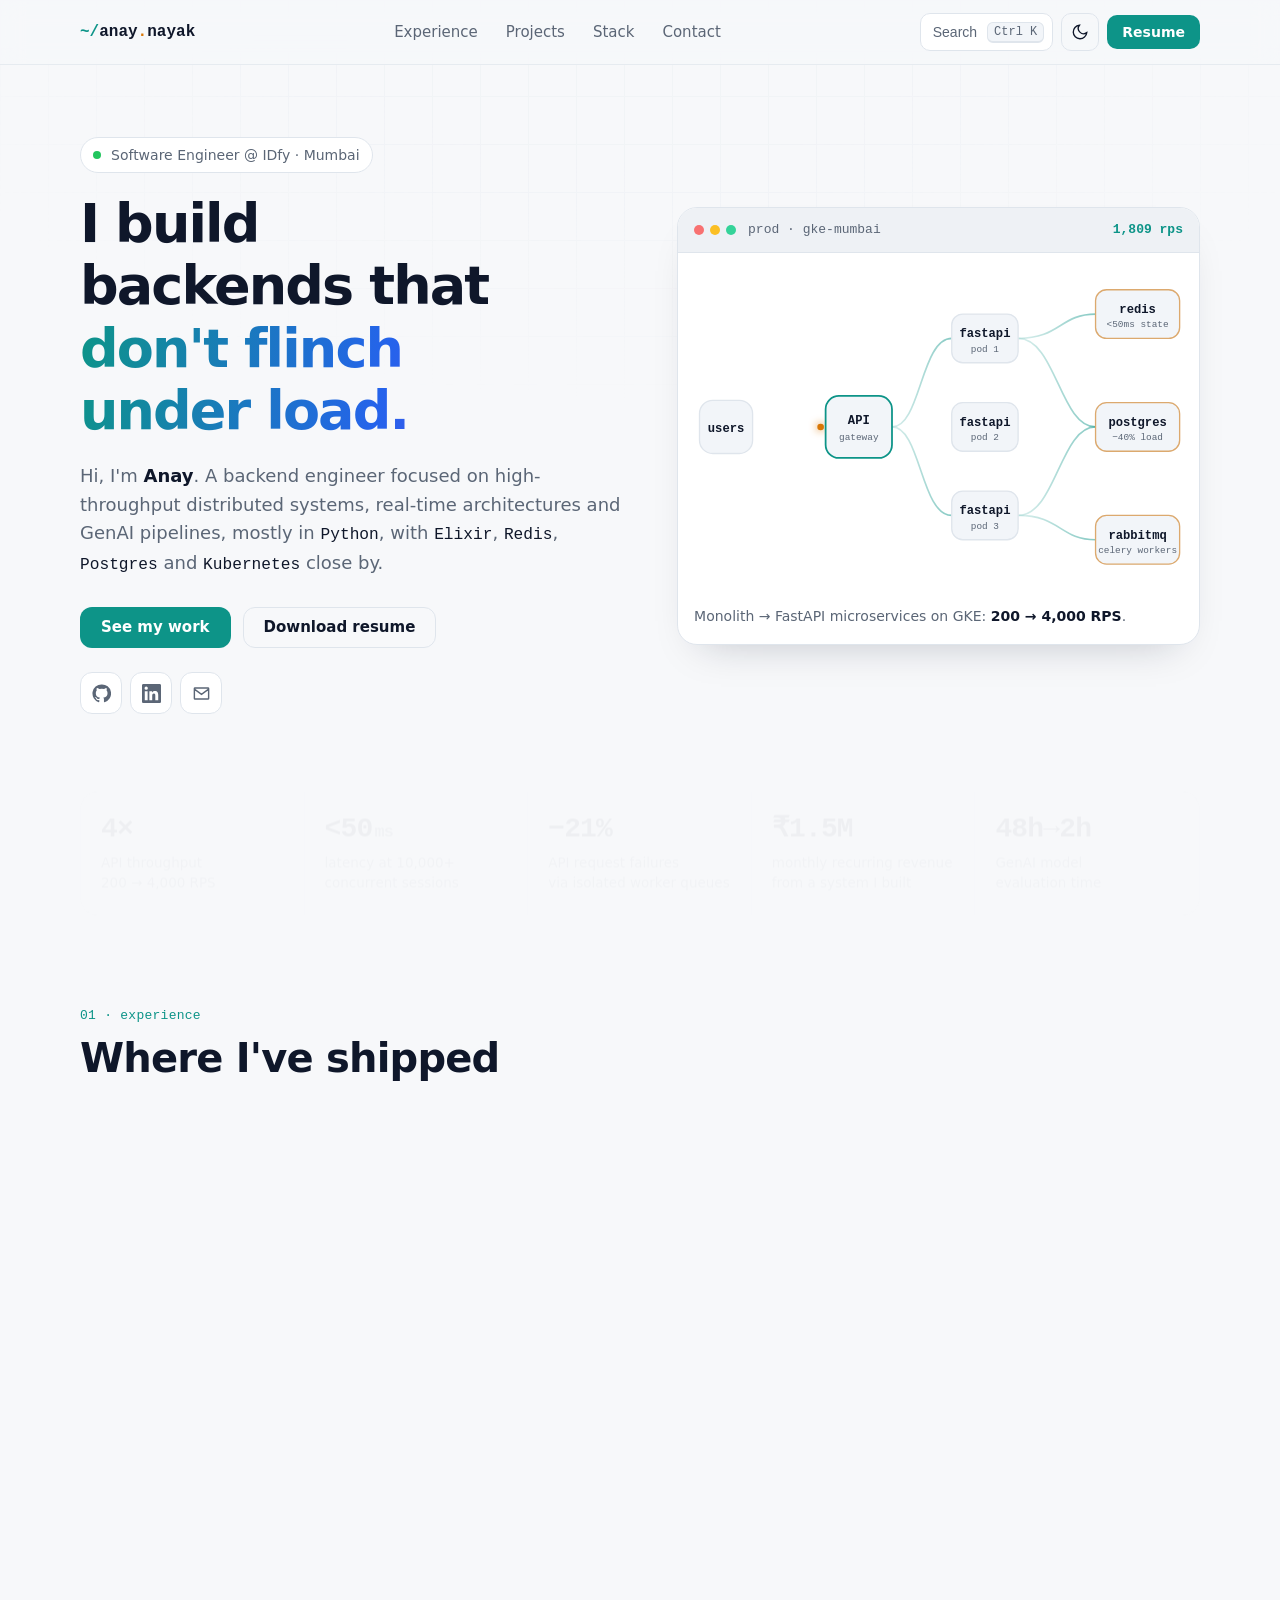
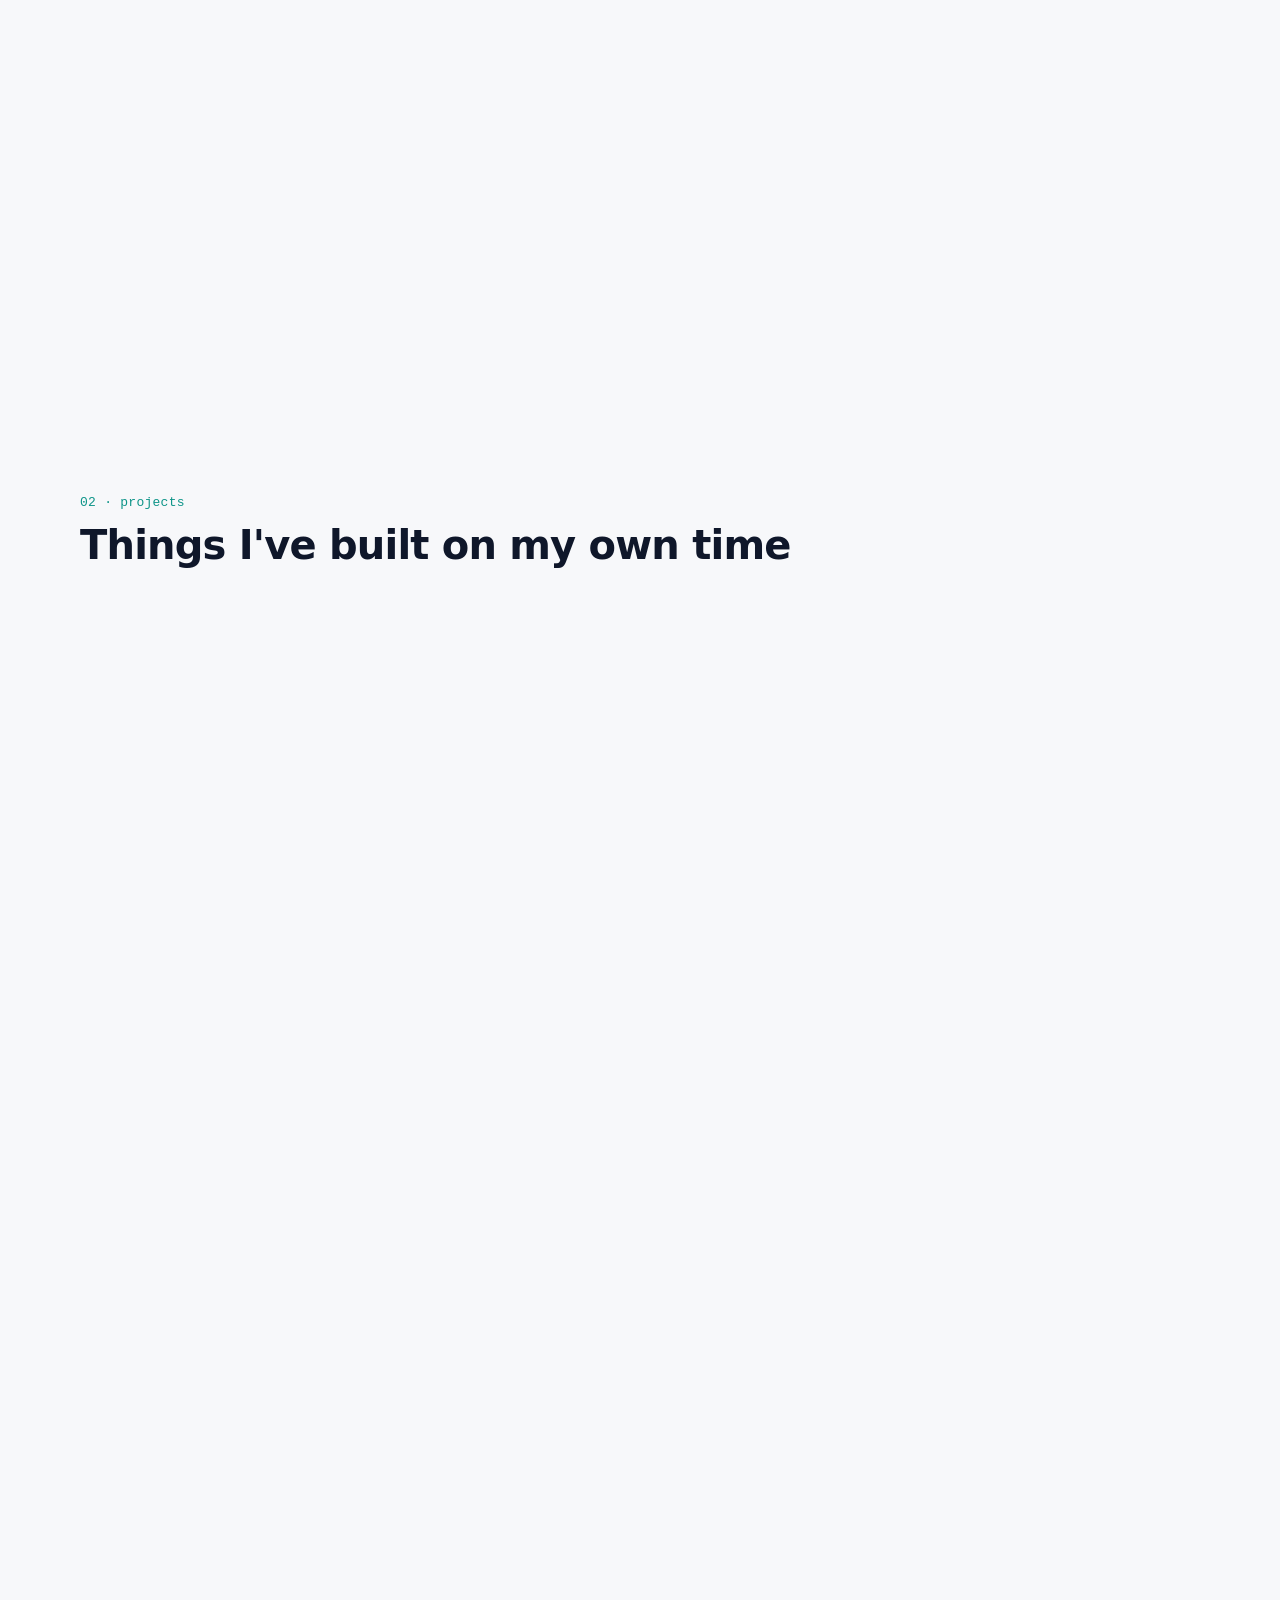
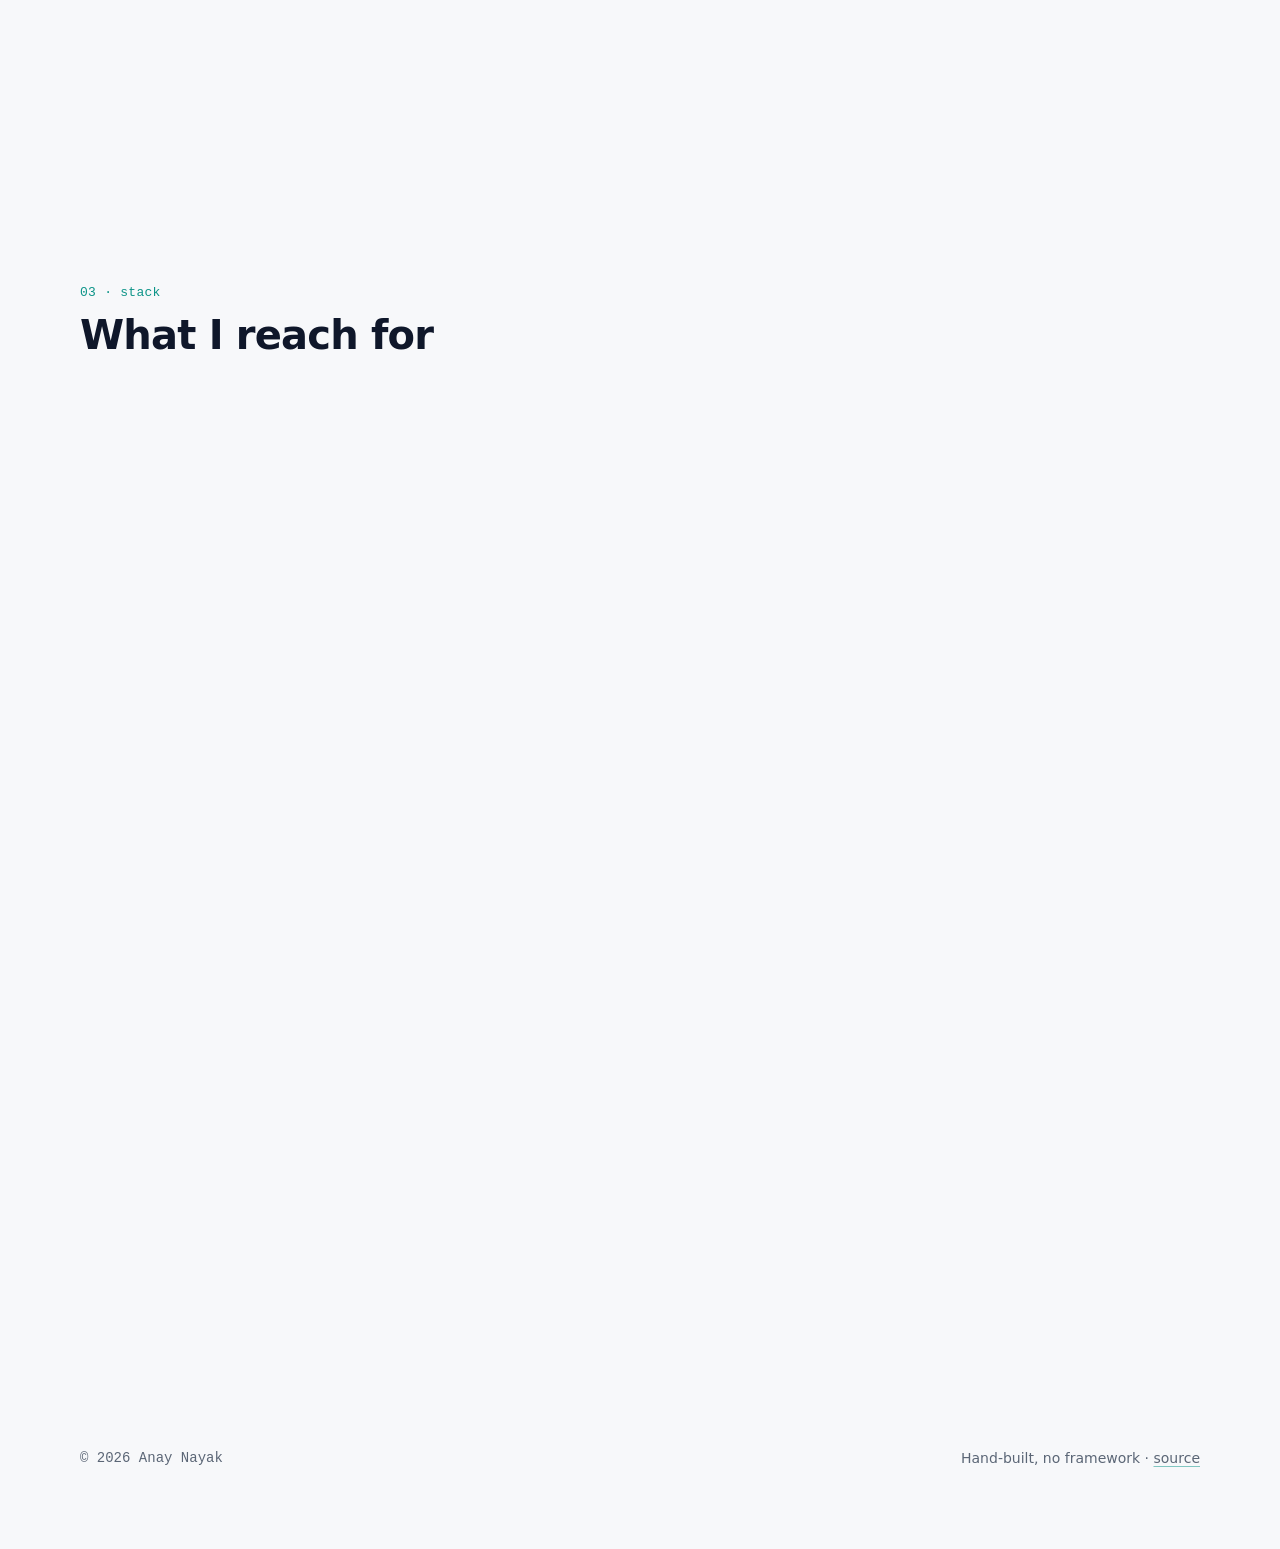
<file: index.html>
<!doctype html>
<html lang="en" data-theme="dark">
<head>
  <meta charset="utf-8" />
  <meta name="viewport" content="width=device-width, initial-scale=1, viewport-fit=cover" />
  <title>Anay Nayak · Backend Engineer</title>
  <meta name="description" content="Anay Nayak is a backend engineer at IDfy building high-throughput distributed systems: FastAPI microservices at 4,000 RPS, real-time Redis architectures and GenAI pipelines." />
  <meta name="author" content="Anay Nayak" />
  <link rel="canonical" href="https://anay15.github.io/" />
  <meta http-equiv="Content-Security-Policy" content="default-src 'self'; script-src 'self'; style-src 'self' https://fonts.googleapis.com; font-src https://fonts.gstatic.com; img-src 'self' data:; connect-src 'none'; object-src 'none'; base-uri 'self'; form-action 'none'" />
  <meta name="referrer" content="strict-origin-when-cross-origin" />
  <meta name="theme-color" content="#0b0f14" />

  <meta property="og:type" content="website" />
  <meta property="og:url" content="https://anay15.github.io/" />
  <meta property="og:title" content="Anay Nayak · Backend Engineer" />
  <meta property="og:description" content="High-throughput distributed systems, real-time architectures and GenAI pipelines. 200 → 4,000 RPS." />
  <meta property="og:image" content="https://anay15.github.io/assets/img/og.png" />
  <meta name="twitter:card" content="summary_large_image" />

  <link rel="icon" href="favicon.svg" type="image/svg+xml" />
  <link rel="preconnect" href="https://fonts.googleapis.com" />
  <link rel="preconnect" href="https://fonts.gstatic.com" crossorigin />
  <link href="https://fonts.googleapis.com/css2?family=Inter:wght@400;500;600;700&family=JetBrains+Mono:wght@400;500;600&display=swap" rel="stylesheet" />
  <link rel="stylesheet" href="assets/css/site.css" />
  <script src="assets/js/theme.js"></script>

  <script type="application/ld+json">
  {
    "@context": "https://schema.org",
    "@type": "Person",
    "name": "Anay Nayak",
    "jobTitle": "Software Engineer",
    "worksFor": { "@type": "Organization", "name": "IDfy" },
    "alumniOf": "K.J. Somaiya College of Engineering",
    "url": "https://anay15.github.io/",
    "sameAs": ["https://github.com/anay15", "https://www.linkedin.com/in/nayakanay"]
  }
  </script>
</head>
<body>
  <a class="skip" href="#main">Skip to content</a>

  <header class="nav" id="top">
    <div class="wrap nav__inner">
      <a class="brand" href="#top" aria-label="Anay Nayak, home"><span class="brand__prompt">~/</span>anay<span class="brand__dot">.</span>nayak</a>
      <nav class="nav__links" aria-label="Sections">
        <a href="#work">Experience</a>
        <a href="#projects">Projects</a>
        <a href="#stack">Stack</a>
        <a href="#contact">Contact</a>
      </nav>
      <div class="nav__actions">
        <button class="kbd-btn" type="button" data-open-palette aria-label="Open command palette">
          <span class="kbd-btn__label">Search</span><kbd data-mod-key>⌘K</kbd>
        </button>
        <button class="icon-btn" type="button" data-toggle-theme aria-label="Toggle light or dark theme">
          <svg class="i-sun" viewBox="0 0 24 24" aria-hidden="true"><circle cx="12" cy="12" r="4"/><path d="M12 2v2M12 20v2M4.9 4.9l1.4 1.4M17.7 17.7l1.4 1.4M2 12h2M20 12h2M4.9 19.1l1.4-1.4M17.7 6.3l1.4-1.4"/></svg>
          <svg class="i-moon" viewBox="0 0 24 24" aria-hidden="true"><path d="M21 12.8A9 9 0 1 1 11.2 3a7 7 0 0 0 9.8 9.8z"/></svg>
        </button>
        <a class="btn btn--small" href="Anay_Nayak_Resume.pdf" target="_blank" rel="noopener">Resume</a>
      </div>
    </div>
  </header>

  <main id="main">
    <!-- ───────────────────────────── Hero ───────────────────────────── -->
    <section class="hero wrap" aria-labelledby="hero-title">
      <div class="hero__text">
        <p class="eyebrow"><span class="pulse" aria-hidden="true"></span> Software Engineer @ IDfy · Mumbai</p>
        <h1 id="hero-title">I build backends that <span class="grad">don't flinch under load.</span></h1>
        <p class="lede">
          Hi, I'm <strong>Anay</strong>. A backend engineer focused on high-throughput distributed systems,
          real-time architectures and GenAI pipelines, mostly in <span class="mono">Python</span>,
          with <span class="mono">Elixir</span>, <span class="mono">Redis</span>, <span class="mono">Postgres</span>
          and <span class="mono">Kubernetes</span> close by.
        </p>
        <div class="cta">
          <a class="btn" href="#projects">See my work</a>
          <a class="btn btn--ghost" href="Anay_Nayak_Resume.pdf" target="_blank" rel="noopener">Download resume</a>
        </div>
        <ul class="socials" aria-label="Elsewhere">
          <li><a href="https://github.com/anay15" target="_blank" rel="noopener" aria-label="GitHub"><svg viewBox="0 0 24 24" aria-hidden="true"><path d="M12 .5a11.5 11.5 0 0 0-3.6 22.4c.6.1.8-.3.8-.6v-2c-3.2.7-3.9-1.4-3.9-1.4-.5-1.3-1.3-1.7-1.3-1.7-1-.7.1-.7.1-.7 1.2.1 1.8 1.2 1.8 1.2 1 1.8 2.8 1.3 3.5 1 .1-.8.4-1.3.7-1.6-2.6-.3-5.3-1.3-5.3-5.7 0-1.3.5-2.3 1.2-3.1-.1-.3-.5-1.5.1-3.2 0 0 1-.3 3.3 1.2a11.4 11.4 0 0 1 6 0C17.3 4.7 18.3 5 18.3 5c.6 1.7.2 2.9.1 3.2.8.8 1.2 1.8 1.2 3.1 0 4.4-2.7 5.4-5.3 5.7.4.4.8 1.1.8 2.2v3.2c0 .3.2.7.8.6A11.5 11.5 0 0 0 12 .5z"/></svg></a></li>
          <li><a href="https://www.linkedin.com/in/nayakanay" target="_blank" rel="noopener" aria-label="LinkedIn"><svg viewBox="0 0 24 24" aria-hidden="true"><path d="M20.4 20.5h-3.6v-5.6c0-1.3 0-3-1.8-3s-2.1 1.4-2.1 2.9v5.7H9.3V9h3.4v1.6h.1c.5-.9 1.6-1.8 3.4-1.8 3.6 0 4.3 2.4 4.3 5.5v6.2zM5.3 7.4a2.1 2.1 0 1 1 0-4.2 2.1 2.1 0 0 1 0 4.2zM7.1 20.5H3.5V9h3.6v11.5zM22.2 0H1.8C.8 0 0 .8 0 1.7v20.6c0 .9.8 1.7 1.8 1.7h20.4c1 0 1.8-.8 1.8-1.7V1.7C24 .8 23.2 0 22.2 0z"/></svg></a></li>
          <li><a href="mailto:nayakanay15@gmail.com" aria-label="Email"><svg viewBox="0 0 24 24" aria-hidden="true"><path d="M3 5h18v14H3z" fill="none"/><path d="M3 6.5 12 13l9-6.5M3.8 5h16.4c.4 0 .8.4.8.8v12.4c0 .4-.4.8-.8.8H3.8a.8.8 0 0 1-.8-.8V5.8c0-.4.4-.8.8-.8z" fill="none" stroke="currentColor" stroke-width="1.8"/></svg></a></li>
        </ul>
      </div>

      <!-- Signature: a live system diagram of the 200 → 4,000 RPS migration -->
      <figure class="system" aria-labelledby="system-caption">
        <div class="system__bar">
          <span class="dots" aria-hidden="true"><i></i><i></i><i></i></span>
          <span class="mono">prod · gke-mumbai</span>
          <span class="system__rps mono" aria-live="off"><span data-rps>200</span> rps</span>
        </div>
        <svg class="system__svg" viewBox="0 0 460 300" role="img" aria-labelledby="system-title system-desc">
          <title id="system-title">Request flow</title>
          <desc id="system-desc">Clients send requests through an API gateway to three FastAPI services, which use Redis for real-time state, PostgreSQL for storage and RabbitMQ with Celery workers for heavy jobs.</desc>
          <defs>
            <linearGradient id="g-edge" x1="0" x2="1"><stop offset="0" stop-color="var(--accent)" stop-opacity=".15"/><stop offset="1" stop-color="var(--accent)" stop-opacity=".5"/></linearGradient>
          </defs>
          <g class="edges" stroke="url(#g-edge)" fill="none" stroke-width="1.5">
            <path id="e1" d="M62 150 H128"/>
            <path id="e2" d="M188 150 C214 150 214 70 242 70"/>
            <path id="e3" d="M188 150 H242"/>
            <path id="e4" d="M188 150 C214 150 214 230 242 230"/>
            <path id="e5" d="M302 70 C340 70 340 48 372 48"/>
            <path id="e6" d="M302 150 C340 150 340 150 372 150"/>
            <path id="e7" d="M302 230 C340 230 340 252 372 252"/>
            <path id="e8" d="M302 70 C336 70 340 150 372 150"/>
            <path id="e9" d="M302 230 C336 230 340 150 372 150"/>
          </g>
          <g class="packets" data-packets></g>
          <g class="nodes">
            <g class="node" transform="translate(14 126)"><rect width="48" height="48" rx="12"/><text x="24" y="29">users</text></g>
            <g class="node node--hot" transform="translate(128 122)"><rect width="60" height="56" rx="12"/><text x="30" y="25">API</text><text class="sub" x="30" y="40">gateway</text></g>
            <g class="node" transform="translate(242 48)"><rect width="60" height="44" rx="10"/><text x="30" y="21">fastapi</text><text class="sub" x="30" y="34">pod 1</text></g>
            <g class="node" transform="translate(242 128)"><rect width="60" height="44" rx="10"/><text x="30" y="21">fastapi</text><text class="sub" x="30" y="34">pod 2</text></g>
            <g class="node" transform="translate(242 208)"><rect width="60" height="44" rx="10"/><text x="30" y="21">fastapi</text><text class="sub" x="30" y="34">pod 3</text></g>
            <g class="node node--store" transform="translate(372 26)"><rect width="76" height="44" rx="10"/><text x="38" y="21">redis</text><text class="sub" x="38" y="34">&lt;50ms state</text></g>
            <g class="node node--store" transform="translate(372 128)"><rect width="76" height="44" rx="10"/><text x="38" y="21">postgres</text><text class="sub" x="38" y="34">−40% load</text></g>
            <g class="node node--store" transform="translate(372 230)"><rect width="76" height="44" rx="10"/><text x="38" y="21">rabbitmq</text><text class="sub" x="38" y="34">celery workers</text></g>
          </g>
        </svg>
        <figcaption id="system-caption" class="system__caption">
          Monolith → FastAPI microservices on GKE: <strong>200 → 4,000 RPS</strong>.
        </figcaption>
      </figure>
    </section>

    <!-- ───────────────────────────── Impact ───────────────────────────── -->
    <section class="impact wrap" aria-label="Impact in numbers">
      <ul class="impact__grid">
        <li><span class="impact__num" data-count="20" data-suffix="×">20×</span><span class="impact__label">API throughput<br />200 → 4,000 RPS</span></li>
        <li><span class="impact__num">&lt;50<small>ms</small></span><span class="impact__label">latency at 10,000+<br />concurrent sessions</span></li>
        <li><span class="impact__num" data-count="95" data-prefix="−" data-suffix="%">−95%</span><span class="impact__label">API request failures<br />via isolated worker queues</span></li>
        <li><span class="impact__num">₹1.5M</span><span class="impact__label">monthly recurring revenue<br />from a system I built</span></li>
        <li><span class="impact__num">48h→2h</span><span class="impact__label">GenAI model<br />evaluation time</span></li>
      </ul>
    </section>

    <!-- ───────────────────────────── Experience ───────────────────────────── -->
    <section class="section wrap" id="work" aria-labelledby="work-title">
      <header class="section__head">
        <p class="kicker mono">01 · experience</p>
        <h2 id="work-title">Where I've shipped</h2>
      </header>

      <ol class="timeline">
        <li class="role">
          <div class="role__meta">
            <span class="role__dates mono">Jul 2024 — Present</span>
            <span class="role__place">Mumbai, India</span>
          </div>
          <div class="role__body">
            <h3>Software Engineer <span class="at">@ IDfy</span></h3>
            <div class="role__groups">
              <div class="group">
                <h4 class="mono">scale</h4>
                <ul>
                  <li><strong>Scaled API throughput from 200 to 4,000 RPS</strong> by decomposing a legacy monolith into concurrent FastAPI microservices on GKE, backed by horizontally scaled PostgreSQL.</li>
                  <li><strong>10,000+ concurrent sessions at sub-50ms latency</strong> by moving real-time transactional workloads from PostgreSQL to Redis with purpose-built caching.</li>
                </ul>
              </div>
              <div class="group">
                <h4 class="mono">real-time</h4>
                <ul>
                  <li>Engineered a real-time <strong>Agent Allocation Engine</strong> on FastAPI WebSockets and Redis, cutting <strong>PostgreSQL load by 40%</strong> and <strong>customer drop-off by 20%</strong>.</li>
                </ul>
              </div>
              <div class="group">
                <h4 class="mono">reliability</h4>
                <ul>
                  <li><strong>Reduced API request failures by 95%</strong> by moving CPU-bound document processing into isolated Celery + RabbitMQ worker pipelines.</li>
                </ul>
              </div>
              <div class="group">
                <h4 class="mono">genai</h4>
                <ul>
                  <li>Built an automated GenAI evaluation framework (Python, Pandas, NumPy) that detects hallucinations: <strong>48 hours → 2 hours</strong>.</li>
                  <li>Raised GenAI KYC verification accuracy to <strong>93%</strong> with a multimodal audio extraction pipeline on LangChain and Vertex AI.</li>
                </ul>
              </div>
              <div class="group">
                <h4 class="mono">product</h4>
                <ul>
                  <li>Designed and built a risk-indicator Bank Statement Analysis system in Django with Product and Sales, driving <strong>₹1.5M in monthly recurring revenue</strong>.</li>
                  <li>Coordinate platform releases, mentor junior developers through code reviews and planning, and document APIs and architecture in Swagger and Mermaid.</li>
                </ul>
              </div>
            </div>
          </div>
        </li>
        <li class="role">
          <div class="role__meta">
            <span class="role__dates mono">Jan 2024 — Jun 2024</span>
            <span class="role__place">Mumbai, India</span>
          </div>
          <div class="role__body">
            <h3>Software Engineer Intern <span class="at">@ IDfy</span></h3>
            <ul class="plain">
              <li>Built a cloud access management service across <strong>100+ AWS/GCP assets</strong> with auditable grant and revoke logs.</li>
              <li>Removed cloud API usage from development for <strong>500+ test calls a day</strong> with LocalStack and mocked SDKs.</li>
              <li>Instrumented <strong>20+ endpoints</strong> and standardised error contracts to pinpoint failures faster.</li>
            </ul>
          </div>
        </li>
      </ol>
    </section>

    <!-- ───────────────────────────── Projects ───────────────────────────── -->
    <section class="section wrap" id="projects" aria-labelledby="projects-title">
      <header class="section__head">
        <p class="kicker mono">02 · projects</p>
        <h2 id="projects-title">Things I've built on my own time</h2>
      </header>

      <article class="feature">
        <a class="feature__shot" href="https://github.com/anay15/Prana" target="_blank" rel="noopener" tabindex="-1" aria-hidden="true">
          <img src="assets/img/prana.jpg" width="1200" height="750" alt="" loading="lazy" decoding="async" />
        </a>
        <div class="feature__body">
          <p class="kicker mono">featured · full-stack + on-device ML</p>
          <h3>Prana: real-time AI yoga coach</h3>
          <p>
            Tracks 33 body landmarks in 3D in the browser, scores each joint against reference poses and
            talks you into alignment, with video never leaving the device. It measures how much space your
            room gives the camera and adapts each pose to fit.
          </p>
          <ul class="facts">
            <li><strong>~30 fps</strong> MediaPipe pose model on WebGL2</li>
            <li><strong>FastAPI + Postgres</strong>, Alembic migrations, Argon2id auth and Google sign-in</li>
            <li><strong>Hardened</strong>: CSP, CSRF checks, proxy-aware rate limits</li>
            <li><strong>CI/CD</strong>: tests on SQLite and Postgres, Docker smoke test, auto-deploy</li>
          </ul>
          <ul class="tags" aria-label="Tech">
            <li>React</li><li>TypeScript</li><li>MediaPipe</li><li>FastAPI</li><li>PostgreSQL</li><li>Docker</li><li>Render</li>
          </ul>
          <div class="links">
            <a class="btn btn--small" href="https://github.com/anay15/Prana" target="_blank" rel="noopener">Code &amp; case study</a>
            <a class="btn btn--small btn--ghost" href="https://prana-yjwl.onrender.com" target="_blank" rel="noopener">Live demo <span class="muted">(free tier, may sleep)</span></a>
          </div>
        </div>
      </article>

      <div class="cards">
        <article class="card">
          <a class="card__shot" href="https://forkfinder.onrender.com" target="_blank" rel="noopener" tabindex="-1" aria-hidden="true">
            <img src="assets/img/forkfinder.jpg" width="800" height="600" alt="" loading="lazy" decoding="async" />
          </a>
          <div class="card__body">
            <h3>ForkFinder</h3>
            <p>Natural-language restaurant search over <strong>12,800+ Zomato listings</strong>. An LLM ranks matches by mood, budget and location and explains each pick.</p>
            <ul class="tags"><li>Python</li><li>Streamlit</li><li>Groq / Gemini</li><li>LLM ranking</li></ul>
            <div class="links">
              <a href="https://forkfinder.onrender.com" target="_blank" rel="noopener">Live →</a>
              <a href="https://github.com/anay15/zomato-ai" target="_blank" rel="noopener">Code →</a>
            </div>
          </div>
        </article>

        <article class="card">
          <div class="card__shot card__shot--code" aria-hidden="true">
            <pre class="mono"><span class="m"># llm_adapters/behaviour.ex</span>
<span class="c">defmodule</span> LLMAdapters.Behaviour <span class="c">do</span>
  <span class="m">@moduledoc "Re-rank Stack Overflow answers"</span>

  <span class="c">@callback</span> rerank(question_text :: String.t(),
                   answers :: list()) ::
      {:ok, ranked :: list()} | {:error, any()}
<span class="c">end</span></pre>
          </div>
          <div class="card__body">
            <h3>Stack Overflow search, re-ranked</h3>
            <p>Searches Stack Overflow through the Stack Exchange API and re-ranks answers with a <strong>local LLM (Ollama)</strong> behind a pluggable adapter, falling back to a heuristic if the model is unavailable. Built with <strong>Elixir / Phoenix</strong> and Ecto.</p>
            <ul class="tags"><li>Elixir</li><li>Phoenix</li><li>Ecto</li><li>Ollama</li><li>Docker</li></ul>
            <div class="links">
              <a href="https://github.com/anay15/stackoverflow-clone" target="_blank" rel="noopener">Code →</a>
            </div>
          </div>
        </article>

        <article class="card">
          <a class="card__shot" href="https://github.com/anay15/option-chain-analyzer" target="_blank" rel="noopener" tabindex="-1" aria-hidden="true">
            <img src="assets/img/optionwiess.jpg" width="1200" height="647" alt="" loading="lazy" decoding="async" />
          </a>
          <div class="card__body">
            <h3>OptionWiess</h3>
            <p>Hackathon build: a live options-chain dashboard over a streaming market-data feed, with implied volatility, ITM/OTM colouring and an FAQ chatbot.</p>
            <ul class="tags"><li>Real-time feed</li><li>JavaScript</li><li>Java</li><li>Team project</li></ul>
            <div class="links">
              <a href="https://github.com/anay15/option-chain-analyzer" target="_blank" rel="noopener">Code →</a>
            </div>
          </div>
        </article>
      </div>
    </section>

    <!-- ───────────────────────────── Stack ───────────────────────────── -->
    <section class="section wrap" id="stack" aria-labelledby="stack-title">
      <header class="section__head">
        <p class="kicker mono">03 · stack</p>
        <h2 id="stack-title">What I reach for</h2>
      </header>
      <div class="stack">
        <div class="stack__group"><h3 class="mono">backend &amp; core</h3><ul class="tags"><li class="hi">Python</li><li class="hi">FastAPI</li><li>Django</li><li>Flask</li><li>asyncio</li><li>Elixir / Phoenix</li><li>Node.js</li><li>Java</li></ul></div>
        <div class="stack__group"><h3 class="mono">data &amp; messaging</h3><ul class="tags"><li class="hi">PostgreSQL</li><li class="hi">Redis</li><li>RabbitMQ</li><li>Celery</li><li>MongoDB</li><li>MySQL</li><li>Neo4j</li></ul></div>
        <div class="stack__group"><h3 class="mono">cloud &amp; infra</h3><ul class="tags"><li class="hi">Kubernetes</li><li class="hi">GCP (GKE)</li><li>Docker</li><li>AWS (EC2, S3, RDS, IAM)</li><li>LocalStack</li><li>Git</li></ul></div>
        <div class="stack__group"><h3 class="mono">observability</h3><ul class="tags"><li>Grafana</li><li>Prometheus</li><li>Kibana (ELK)</li><li>Sentry</li><li>OpenAPI / Swagger</li><li>Mermaid</li></ul></div>
        <div class="stack__group"><h3 class="mono">ai &amp; data</h3><ul class="tags"><li>LangChain</li><li>Vertex AI</li><li>Pandas</li><li>NumPy</li><li>MediaPipe</li></ul></div>
        <div class="stack__group"><h3 class="mono">practices</h3><ul class="tags"><li>System design</li><li>Event-driven architecture</li><li>Caching strategy</li><li>Code review &amp; mentoring</li><li>Release coordination</li><li>API documentation</li></ul></div>
      </div>

      <div class="edu">
        <p class="kicker mono">education</p>
        <div class="edu__row">
          <div>
            <h3>K.J. Somaiya College of Engineering</h3>
            <p class="muted">B.Tech Computer Engineering · Honours in Data Science</p>
          </div>
          <div class="edu__side">
            <span class="badge mono">GPA 9.49 / 10</span>
            <span class="muted mono">2020 — 2024</span>
          </div>
        </div>
      </div>
    </section>

    <!-- ───────────────────────────── Contact ───────────────────────────── -->
    <section class="contact wrap" id="contact" aria-labelledby="contact-title">
      <p class="kicker mono">04 · contact</p>
      <h2 id="contact-title">Let's build something that scales.</h2>
      <p class="lede">The fastest way to reach me is email.</p>
      <div class="contact__row">
        <a class="btn" href="mailto:nayakanay15@gmail.com">nayakanay15@gmail.com</a>
        <button class="btn btn--ghost" type="button" data-copy="nayakanay15@gmail.com">Copy email</button>
      </div>
      <p class="contact__alt">
        <a href="https://www.linkedin.com/in/nayakanay" target="_blank" rel="noopener">LinkedIn</a> ·
        <a href="https://github.com/anay15" target="_blank" rel="noopener">GitHub</a> ·
        <a href="Anay_Nayak_Resume.pdf" target="_blank" rel="noopener">Resume (PDF)</a>
      </p>
    </section>
  </main>

  <footer class="footer wrap">
    <span class="mono">© <span data-year>2026</span> Anay Nayak</span>
    <span class="muted">Hand-built, no framework · <a href="https://github.com/anay15/anay15.github.io" target="_blank" rel="noopener">source</a></span>
  </footer>

  <!-- Command palette -->
  <div class="palette" data-palette hidden>
    <div class="palette__backdrop" data-close-palette></div>
    <div class="palette__panel" role="dialog" aria-modal="true" aria-label="Command palette">
      <input class="palette__input" type="text" placeholder="Type a command or search…" aria-label="Search commands" autocomplete="off" spellcheck="false" maxlength="60" />
      <ul class="palette__list" role="listbox" aria-label="Commands"></ul>
      <p class="palette__hint mono"><kbd>↑</kbd><kbd>↓</kbd> navigate · <kbd>↵</kbd> select · <kbd>esc</kbd> close</p>
    </div>
  </div>

  <div class="toast" role="status" aria-live="polite" data-toast></div>
  <script src="assets/js/site.js" defer></script>
</body>
</html>
</file>
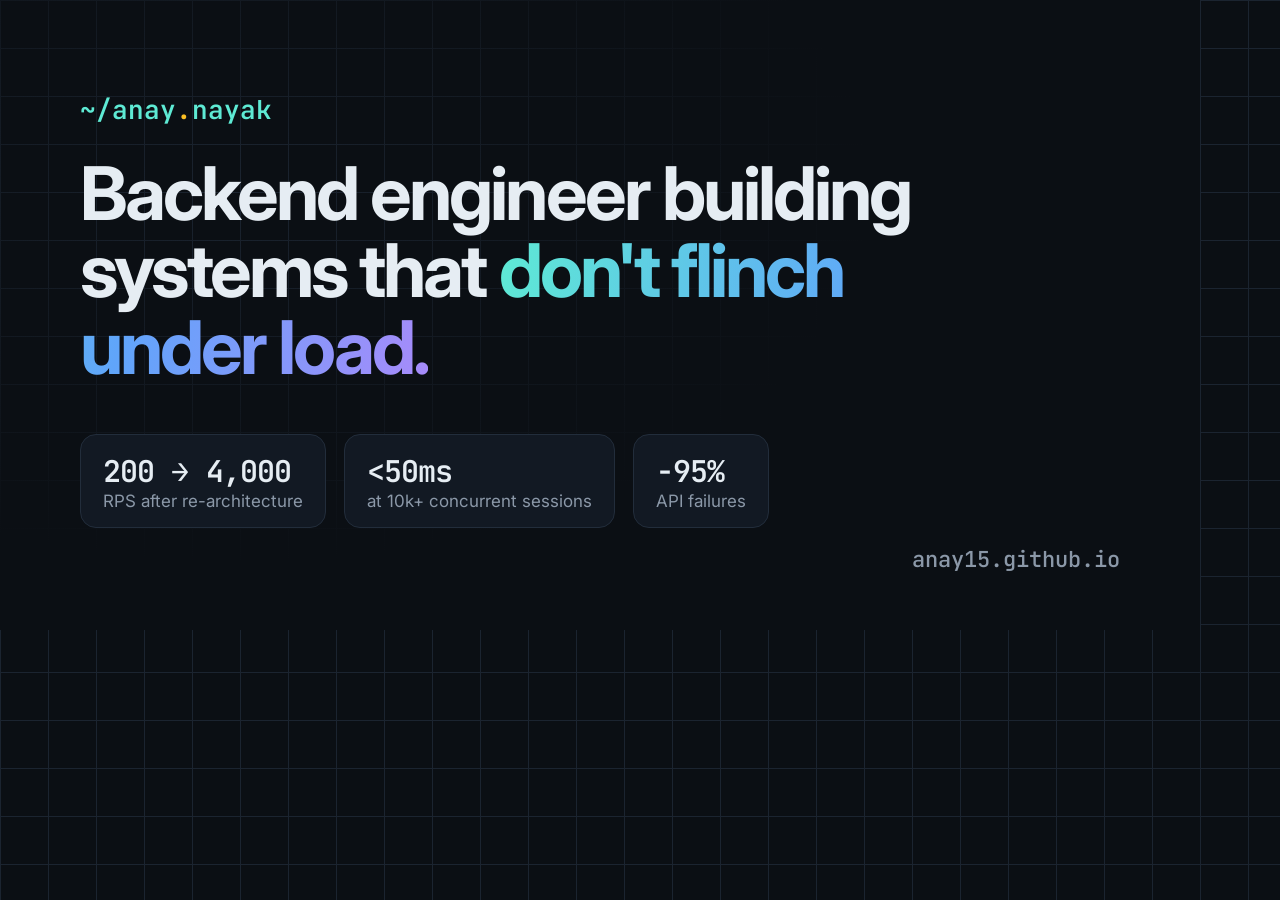
<file: tools/og.html>
<!doctype html>
<!-- Source for assets/img/og.png (1200x630 social preview). Rendered with headless Chrome:
     chrome --headless=new --window-size=1200,630 --screenshot=assets/img/og.png tools/og.html -->
<html>
<head>
  <meta charset="utf-8" />
  <link href="https://fonts.googleapis.com/css2?family=Inter:wght@500;700&family=JetBrains+Mono:wght@500;600&display=swap" rel="stylesheet" />
  <style>
    html, body { margin: 0; width: 1200px; height: 630px; overflow: hidden; }
    body {
      background: #0b0f14; color: #e6edf3; font-family: Inter, sans-serif; position: relative;
      background-image: linear-gradient(#1b2430 1px, transparent 1px), linear-gradient(90deg, #1b2430 1px, transparent 1px);
      background-size: 48px 48px;
    }
    .fade { position: absolute; inset: 0; background: radial-gradient(ellipse 70% 80% at 20% 30%, transparent 0%, #0b0f14 75%); }
    .content { position: absolute; left: 80px; top: 92px; right: 80px; }
    .handle { font: 600 26px "JetBrains Mono", monospace; color: #5eead4; }
    .handle b { color: #fbbf24; }
    h1 { margin: 28px 0 0; font-size: 74px; line-height: 1.04; letter-spacing: -0.04em; font-weight: 700; max-width: 900px; }
    .grad { background: linear-gradient(100deg, #5eead4, #60a5fa 55%, #a78bfa); -webkit-background-clip: text; color: transparent; }
    .stats { display: flex; gap: 18px; margin-top: 48px; }
    .stat { padding: 16px 22px; border: 1px solid #222d3b; border-radius: 16px; background: #121923; }
    .stat b { display: block; font: 600 30px "JetBrains Mono", monospace; letter-spacing: -0.03em; }
    .stat span { color: #8b98a8; font-size: 17px; }
    .url { position: absolute; right: 80px; bottom: 56px; font: 500 22px "JetBrains Mono", monospace; color: #8b98a8; }
  </style>
</head>
<body>
  <div class="fade"></div>
  <div class="content">
    <div class="handle">~/anay<b>.</b>nayak</div>
    <h1>Backend engineer building systems that <span class="grad">don't flinch under load.</span></h1>
    <div class="stats">
      <div class="stat"><b>200 → 4,000</b><span>RPS after re-architecture</span></div>
      <div class="stat"><b>&lt;50ms</b><span>at 10k+ concurrent sessions</span></div>
      <div class="stat"><b>−95%</b><span>API failures</span></div>
    </div>
  </div>
  <div class="url">anay15.github.io</div>
</body>
</html>
</file>
<file: assets/css/site.css>
/* ─────────────────────────── tokens ─────────────────────────── */
:root,
[data-theme="dark"] {
  --bg: #0b0f14;
  --bg-2: #0f141b;
  --surface: #121923;
  --surface-2: #18212d;
  --line: #222d3b;
  --text: #e6edf3;
  --muted: #8b98a8;
  --accent: #5eead4;
  --accent-ink: #062a25;
  --accent-2: #fbbf24;
  --grad: linear-gradient(100deg, #5eead4 0%, #60a5fa 55%, #a78bfa 100%);
  --shadow: 0 20px 50px -20px rgb(0 0 0 / 0.6);
  color-scheme: dark;
}

[data-theme="light"] {
  --bg: #f7f8fa;
  --bg-2: #eef1f5;
  --surface: #ffffff;
  --surface-2: #f2f5f9;
  --line: #dfe5ec;
  --text: #0f172a;
  --muted: #5b6676;
  --accent: #0d9488;
  --accent-ink: #ffffff;
  --accent-2: #d97706;
  --grad: linear-gradient(100deg, #0d9488 0%, #2563eb 55%, #7c3aed 100%);
  --shadow: 0 20px 40px -24px rgb(15 23 42 / 0.25);
  color-scheme: light;
}

/* ─────────────────────────── base ─────────────────────────── */
*,
*::before,
*::after { box-sizing: border-box; }

html { scroll-behavior: smooth; scroll-padding-top: 80px; -webkit-text-size-adjust: 100%; }
body {
  margin: 0;
  background: var(--bg);
  color: var(--text);
  font: 400 16px/1.6 Inter, ui-sans-serif, system-ui, -apple-system, "Segoe UI", sans-serif;
  -webkit-font-smoothing: antialiased;
  overflow-x: hidden;
}
body::before { /* faint grid, like a blueprint */
  content: "";
  position: fixed;
  inset: 0;
  z-index: -1;
  background-image:
    linear-gradient(var(--line) 1px, transparent 1px),
    linear-gradient(90deg, var(--line) 1px, transparent 1px);
  background-size: 48px 48px;
  opacity: 0.25;
  mask-image: radial-gradient(ellipse 80% 60% at 50% 0%, #000 30%, transparent 75%);
}

img { max-width: 100%; height: auto; display: block; }
a { color: inherit; text-decoration-color: color-mix(in srgb, var(--accent) 50%, transparent); text-underline-offset: 3px; }
a:hover { color: var(--accent); }
h1, h2, h3, h4 { line-height: 1.15; margin: 0; letter-spacing: -0.02em; }
p { margin: 0; }
ul, ol { margin: 0; padding: 0; list-style: none; }
strong { font-weight: 600; color: var(--text); }
kbd { font: 500 12px/1 "JetBrains Mono", ui-monospace, monospace; padding: 3px 6px; border: 1px solid var(--line); border-bottom-width: 2px; border-radius: 6px; background: var(--surface-2); color: var(--muted); }
:focus-visible { outline: 2px solid var(--accent); outline-offset: 3px; border-radius: 6px; }

.mono { font-family: "JetBrains Mono", ui-monospace, SFMono-Regular, Menlo, monospace; }
.muted { color: var(--muted); }
.wrap { width: min(1120px, 100% - 32px); margin-inline: auto; }
.skip { position: absolute; left: -999px; top: 8px; z-index: 100; background: var(--accent); color: var(--accent-ink); padding: 8px 14px; border-radius: 10px; }
.skip:focus { left: 16px; }

/* ─────────────────────────── buttons ─────────────────────────── */
.btn {
  display: inline-flex; align-items: center; justify-content: center; gap: 8px;
  padding: 12px 20px; border-radius: 12px; border: 1px solid transparent;
  background: var(--accent); color: var(--accent-ink);
  font: 600 15px/1 Inter, system-ui, sans-serif; text-decoration: none; cursor: pointer;
  transition: transform 0.15s ease, box-shadow 0.2s ease, background 0.2s ease;
}
.btn:hover { color: var(--accent-ink); transform: translateY(-1px); box-shadow: 0 10px 24px -12px var(--accent); }
.btn--ghost { background: transparent; color: var(--text); border-color: var(--line); }
.btn--ghost:hover { color: var(--text); background: var(--surface-2); box-shadow: none; }
.btn--small { padding: 9px 14px; font-size: 14px; border-radius: 10px; }
.icon-btn { display: grid; place-items: center; width: 38px; height: 38px; border-radius: 10px; border: 1px solid var(--line); background: transparent; color: var(--text); cursor: pointer; }
.icon-btn:hover { background: var(--surface-2); }
.icon-btn svg { width: 18px; height: 18px; fill: none; stroke: currentColor; stroke-width: 1.8; stroke-linecap: round; }
[data-theme="dark"] .i-sun, [data-theme="light"] .i-moon { display: block; }
[data-theme="dark"] .i-moon, [data-theme="light"] .i-sun { display: none; }

/* ─────────────────────────── nav ─────────────────────────── */
.nav { position: sticky; top: 0; z-index: 40; backdrop-filter: blur(12px); background: color-mix(in srgb, var(--bg) 78%, transparent); border-bottom: 1px solid color-mix(in srgb, var(--line) 70%, transparent); }
.nav__inner { display: flex; align-items: center; justify-content: space-between; gap: 16px; height: 64px; }
.brand { font: 600 16px/1 "JetBrains Mono", monospace; text-decoration: none; white-space: nowrap; }
.brand__prompt { color: var(--accent); }
.brand__dot { color: var(--accent-2); }
.nav__links { display: flex; gap: 4px; }
.nav__links a { padding: 8px 12px; border-radius: 8px; text-decoration: none; color: var(--muted); font-size: 15px; }
.nav__links a:hover { color: var(--text); background: var(--surface-2); }
.nav__actions { display: flex; align-items: center; gap: 8px; }
.kbd-btn { display: inline-flex; align-items: center; gap: 10px; height: 38px; padding: 0 8px 0 12px; border-radius: 10px; border: 1px solid var(--line); background: var(--surface); color: var(--muted); font: 500 14px/1 Inter, sans-serif; cursor: pointer; }
.kbd-btn:hover { color: var(--text); }

/* ─────────────────────────── hero ─────────────────────────── */
.hero { display: grid; grid-template-columns: 1.05fr 1fr; gap: 48px; align-items: center; padding: 72px 0 40px; }
.eyebrow { display: inline-flex; align-items: center; gap: 10px; padding: 6px 12px; border: 1px solid var(--line); border-radius: 999px; background: var(--surface); color: var(--muted); font-size: 14px; }
.pulse { width: 8px; height: 8px; border-radius: 50%; background: #22c55e; box-shadow: 0 0 0 0 rgb(34 197 94 / 0.6); animation: pulse 2s infinite; }
@keyframes pulse { 70% { box-shadow: 0 0 0 8px rgb(34 197 94 / 0); } 100% { box-shadow: 0 0 0 0 rgb(34 197 94 / 0); } }
.hero h1 { margin-top: 20px; font-size: clamp(34px, 4.6vw, 54px); font-weight: 700; letter-spacing: -0.035em; text-wrap: balance; }
.hero h1 .grad { display: inline-block; }
.grad { background: var(--grad); -webkit-background-clip: text; background-clip: text; color: transparent; }
.lede { margin-top: 20px; max-width: 560px; color: var(--muted); font-size: 18px; }
.lede .mono { font-size: 0.9em; color: var(--text); }
.cta { display: flex; flex-wrap: wrap; gap: 12px; margin-top: 28px; }
.socials { display: flex; gap: 8px; margin-top: 24px; }
.socials a { display: grid; place-items: center; width: 42px; height: 42px; border: 1px solid var(--line); border-radius: 12px; color: var(--muted); background: var(--surface); }
.socials a:hover { color: var(--accent); border-color: var(--accent); }
.socials svg { width: 19px; height: 19px; fill: currentColor; }

/* system diagram */
.system { margin: 0; border: 1px solid var(--line); border-radius: 20px; background: var(--surface); box-shadow: var(--shadow); overflow: hidden; }
.system__bar { display: flex; align-items: center; gap: 12px; padding: 12px 16px; border-bottom: 1px solid var(--line); background: var(--bg-2); font-size: 13px; color: var(--muted); }
.dots { display: flex; gap: 6px; }
.dots i { width: 10px; height: 10px; border-radius: 50%; background: var(--line); }
.dots i:first-child { background: #f87171; } .dots i:nth-child(2) { background: #fbbf24; } .dots i:nth-child(3) { background: #34d399; }
.system__rps { margin-left: auto; color: var(--accent); font-weight: 600; }
.system__rps [data-rps] { display: inline-block; min-width: 4.2ch; text-align: right; font-variant-numeric: tabular-nums; }
.system__svg { display: block; width: 100%; height: auto; padding: 8px 6px 0; }
.node rect { fill: var(--surface-2); stroke: var(--line); stroke-width: 1.2; }
.node text { fill: var(--text); font: 600 11px "JetBrains Mono", monospace; text-anchor: middle; }
.node text.sub { fill: var(--muted); font-size: 8.5px; font-weight: 500; }
.node--hot rect { stroke: var(--accent); stroke-width: 1.6; }
.node--store rect { stroke: color-mix(in srgb, var(--accent-2) 55%, var(--line)); }
.packets circle { fill: var(--accent-2); filter: drop-shadow(0 0 4px var(--accent-2)); }
.packets circle.fast { fill: var(--accent); filter: drop-shadow(0 0 4px var(--accent)); }
.system__caption { padding: 12px 16px 16px; font-size: 14px; color: var(--muted); }

/* ─────────────────────────── impact ─────────────────────────── */
.impact { padding: 24px 0 8px; }
.impact__grid { display: grid; grid-template-columns: repeat(5, 1fr); border: 1px solid var(--line); border-radius: 18px; background: var(--surface); overflow: hidden; }
.impact__grid li { padding: 22px 20px; border-right: 1px solid var(--line); }
.impact__grid li:last-child { border-right: 0; }
.impact__num { display: block; font: 700 28px/1.1 "JetBrains Mono", monospace; letter-spacing: -0.03em; color: var(--text); font-variant-numeric: tabular-nums; }
.impact__num small { font-size: 0.6em; color: var(--muted); margin-left: 2px; }
.impact__label { display: block; margin-top: 8px; font-size: 13.5px; line-height: 1.45; color: var(--muted); }

/* ─────────────────────────── sections ─────────────────────────── */
.section { padding: 96px 0 0; }
.section__head { margin-bottom: 36px; }
.kicker { color: var(--accent); font-size: 13px; font-weight: 500; letter-spacing: 0.02em; }
.section__head h2, .contact h2 { margin-top: 8px; font-size: clamp(28px, 3.6vw, 40px); font-weight: 700; }

/* experience */
.timeline { display: grid; gap: 20px; }
.role { display: grid; grid-template-columns: 190px 1fr; gap: 28px; padding: 28px; border: 1px solid var(--line); border-radius: 20px; background: var(--surface); }
.role__meta { display: flex; flex-direction: column; gap: 4px; }
.role__dates { font-size: 13px; color: var(--accent); }
.role__place { font-size: 13px; color: var(--muted); }
.role h3 { font-size: 22px; }
.at { color: var(--muted); font-weight: 500; }
.role__groups { display: grid; gap: 18px; margin-top: 18px; }
.group { display: grid; grid-template-columns: 96px 1fr; gap: 16px; }
.group h4 { padding-top: 3px; font-size: 12px; font-weight: 500; color: var(--accent-2); text-transform: lowercase; }
.group ul, .plain { display: grid; gap: 10px; color: var(--muted); }
.plain { margin-top: 16px; }
.group li, .plain li { position: relative; padding-left: 18px; }
.group li::before, .plain li::before { content: ""; position: absolute; left: 0; top: 0.7em; width: 7px; height: 7px; border-radius: 2px; background: var(--line); }

/* projects */
.feature { display: grid; grid-template-columns: 1.15fr 1fr; gap: 0; border: 1px solid var(--line); border-radius: 22px; background: var(--surface); overflow: hidden; box-shadow: var(--shadow); }
.feature__shot { display: block; background: var(--bg-2); border-right: 1px solid var(--line); overflow: hidden; }
.feature__shot img { width: 100%; height: 100%; object-fit: cover; object-position: left top; transition: transform 0.5s ease; }
.feature:hover .feature__shot img { transform: scale(1.02); }
.feature__body { padding: 32px; display: flex; flex-direction: column; gap: 14px; }
.feature h3 { font-size: 26px; }
.feature p { color: var(--muted); }
.facts { display: grid; gap: 8px; font-size: 14.5px; color: var(--muted); }
.facts li { padding-left: 18px; position: relative; }
.facts li::before { content: "▸"; position: absolute; left: 0; color: var(--accent); }
.links { display: flex; flex-wrap: wrap; gap: 10px 16px; margin-top: auto; padding-top: 6px; }
.links a:not(.btn) { color: var(--accent); font-weight: 600; font-size: 14px; text-decoration: none; }
.links .muted { font-weight: 400; font-size: 12px; }

.cards { display: grid; grid-template-columns: repeat(3, 1fr); gap: 20px; margin-top: 20px; }
.card { display: flex; flex-direction: column; border: 1px solid var(--line); border-radius: 18px; background: var(--surface); overflow: hidden; transition: transform 0.2s ease, border-color 0.2s ease; }
.card:hover { transform: translateY(-3px); border-color: color-mix(in srgb, var(--accent) 45%, var(--line)); }
.card__shot { display: block; aspect-ratio: 16 / 10; overflow: hidden; border-bottom: 1px solid var(--line); background: var(--bg-2); }
.card__shot img { width: 100%; height: 100%; object-fit: cover; object-position: left top; }
.card__shot--code { display: flex; align-items: center; padding: 18px; }
.card__shot--code pre { margin: 0; font-size: 11.5px; line-height: 1.6; color: var(--text); white-space: pre; overflow: hidden; }
.card__shot--code .c { color: #c084fc; }
.card__shot--code .m { color: var(--muted); }
[data-theme="light"] .card__shot--code .c { color: #7c3aed; }
.card__body { display: flex; flex: 1; flex-direction: column; gap: 12px; padding: 22px; }
.card h3 { font-size: 19px; }
.card p { color: var(--muted); font-size: 15px; }

.tags { display: flex; flex-wrap: wrap; gap: 6px; }
.tags li { padding: 4px 10px; border-radius: 999px; border: 1px solid var(--line); background: var(--bg-2); color: var(--muted); font: 500 12px/1.5 "JetBrains Mono", monospace; }
.tags li.hi { color: var(--accent); border-color: color-mix(in srgb, var(--accent) 40%, var(--line)); }

/* stack + education */
.stack { display: grid; grid-template-columns: repeat(auto-fit, minmax(300px, 1fr)); gap: 16px; }
.stack__group { padding: 22px; border: 1px solid var(--line); border-radius: 18px; background: var(--surface); }
.stack__group h3 { margin-bottom: 14px; font-size: 13px; font-weight: 500; color: var(--accent-2); }
.edu { margin-top: 20px; padding: 22px; border: 1px solid var(--line); border-radius: 18px; background: var(--surface); }
.edu__row { display: flex; flex-wrap: wrap; align-items: center; justify-content: space-between; gap: 12px; margin-top: 8px; }
.edu h3 { font-size: 19px; }
.edu__side { display: flex; align-items: center; gap: 14px; font-size: 13px; }
.badge { padding: 6px 12px; border-radius: 999px; background: color-mix(in srgb, var(--accent) 14%, transparent); color: var(--accent); font-size: 13px; font-weight: 600; }

/* contact + footer */
.contact { margin-top: 96px; padding: 56px 40px; border: 1px solid var(--line); border-radius: 24px; background: radial-gradient(120% 140% at 0% 0%, color-mix(in srgb, var(--accent) 12%, var(--surface)) 0%, var(--surface) 55%); text-align: center; }
.contact .lede { margin-inline: auto; }
.contact__row { display: flex; flex-wrap: wrap; justify-content: center; gap: 12px; margin-top: 26px; }
.contact__alt { margin-top: 20px; color: var(--muted); font-size: 15px; }
.footer { display: flex; flex-wrap: wrap; justify-content: space-between; gap: 12px; padding: 40px 0 48px; color: var(--muted); font-size: 14px; }

/* ─────────────────────────── palette + toast ─────────────────────────── */
.palette[hidden] { display: none; }
.palette { position: fixed; inset: 0; z-index: 90; display: grid; justify-items: center; align-items: start; padding: 12vh 16px 16px; }
.palette__backdrop { position: absolute; inset: 0; background: rgb(0 0 0 / 0.5); backdrop-filter: blur(2px); }
.palette__panel { position: relative; width: min(560px, 100%); border: 1px solid var(--line); border-radius: 16px; background: var(--surface); box-shadow: var(--shadow); overflow: hidden; }
.palette__input { width: 100%; padding: 18px 20px; border: 0; border-bottom: 1px solid var(--line); background: transparent; color: var(--text); font: 500 16px Inter, sans-serif; outline: none; }
.palette__list { max-height: 50vh; overflow-y: auto; padding: 6px; }
.palette__list li { display: flex; align-items: center; justify-content: space-between; gap: 12px; padding: 10px 14px; border-radius: 10px; cursor: pointer; color: var(--text); font-size: 15px; }
.palette__list li span:last-child { color: var(--muted); font: 500 12px "JetBrains Mono", monospace; }
.palette__list li[aria-selected="true"] { background: var(--surface-2); color: var(--accent); }
.palette__list .empty { color: var(--muted); cursor: default; }
.palette__hint { display: flex; gap: 6px; align-items: center; padding: 10px 16px; border-top: 1px solid var(--line); color: var(--muted); font-size: 12px; }
.toast { position: fixed; left: 50%; bottom: 24px; z-index: 95; transform: translate(-50%, 20px); padding: 10px 16px; border-radius: 12px; background: var(--text); color: var(--bg); font-weight: 600; font-size: 14px; opacity: 0; pointer-events: none; transition: opacity 0.2s ease, transform 0.2s ease; }
.toast.show { opacity: 1; transform: translate(-50%, 0); }

/* reveal on scroll */
.reveal { opacity: 0; transform: translateY(14px); transition: opacity 0.6s ease, transform 0.6s ease; }
.reveal.in { opacity: 1; transform: none; }

/* ─────────────────────────── responsive ─────────────────────────── */
@media (max-width: 980px) {
  .hero { grid-template-columns: 1fr; padding-top: 48px; }
  .impact__grid { grid-template-columns: repeat(2, 1fr); }
  .impact__grid li { border-bottom: 1px solid var(--line); }
  .impact__grid li:nth-child(2n) { border-right: 0; }
  .impact__grid li:last-child { grid-column: 1 / -1; border-bottom: 0; }
  .feature { grid-template-columns: 1fr; }
  .feature__shot { border-right: 0; border-bottom: 1px solid var(--line); aspect-ratio: 16 / 9; }
  .cards { grid-template-columns: 1fr 1fr; }
}
@media (max-width: 760px) {
  .nav__links { display: none; }
  .kbd-btn__label { display: none; }
  .role { grid-template-columns: 1fr; gap: 10px; padding: 22px; }
  .role__meta { flex-direction: row; gap: 12px; }
  .group { grid-template-columns: 1fr; gap: 6px; }
  .cards { grid-template-columns: 1fr; }
  .feature__body { padding: 22px; }
  .contact { padding: 40px 20px; }
  .section { padding-top: 72px; }
  .stack { grid-template-columns: 1fr; }
  .card__shot--code pre { white-space: pre-wrap; overflow-wrap: anywhere; font-size: 11px; }
}
@media (max-width: 420px) {
  .brand__prompt { display: none; }
  .nav__actions .btn--small { padding: 9px 11px; }
  .impact__num { font-size: 24px; }
}
@media (prefers-reduced-motion: reduce) {
  *, *::before, *::after { animation: none !important; transition: none !important; scroll-behavior: auto !important; }
  .reveal { opacity: 1; transform: none; }
}
</file>
